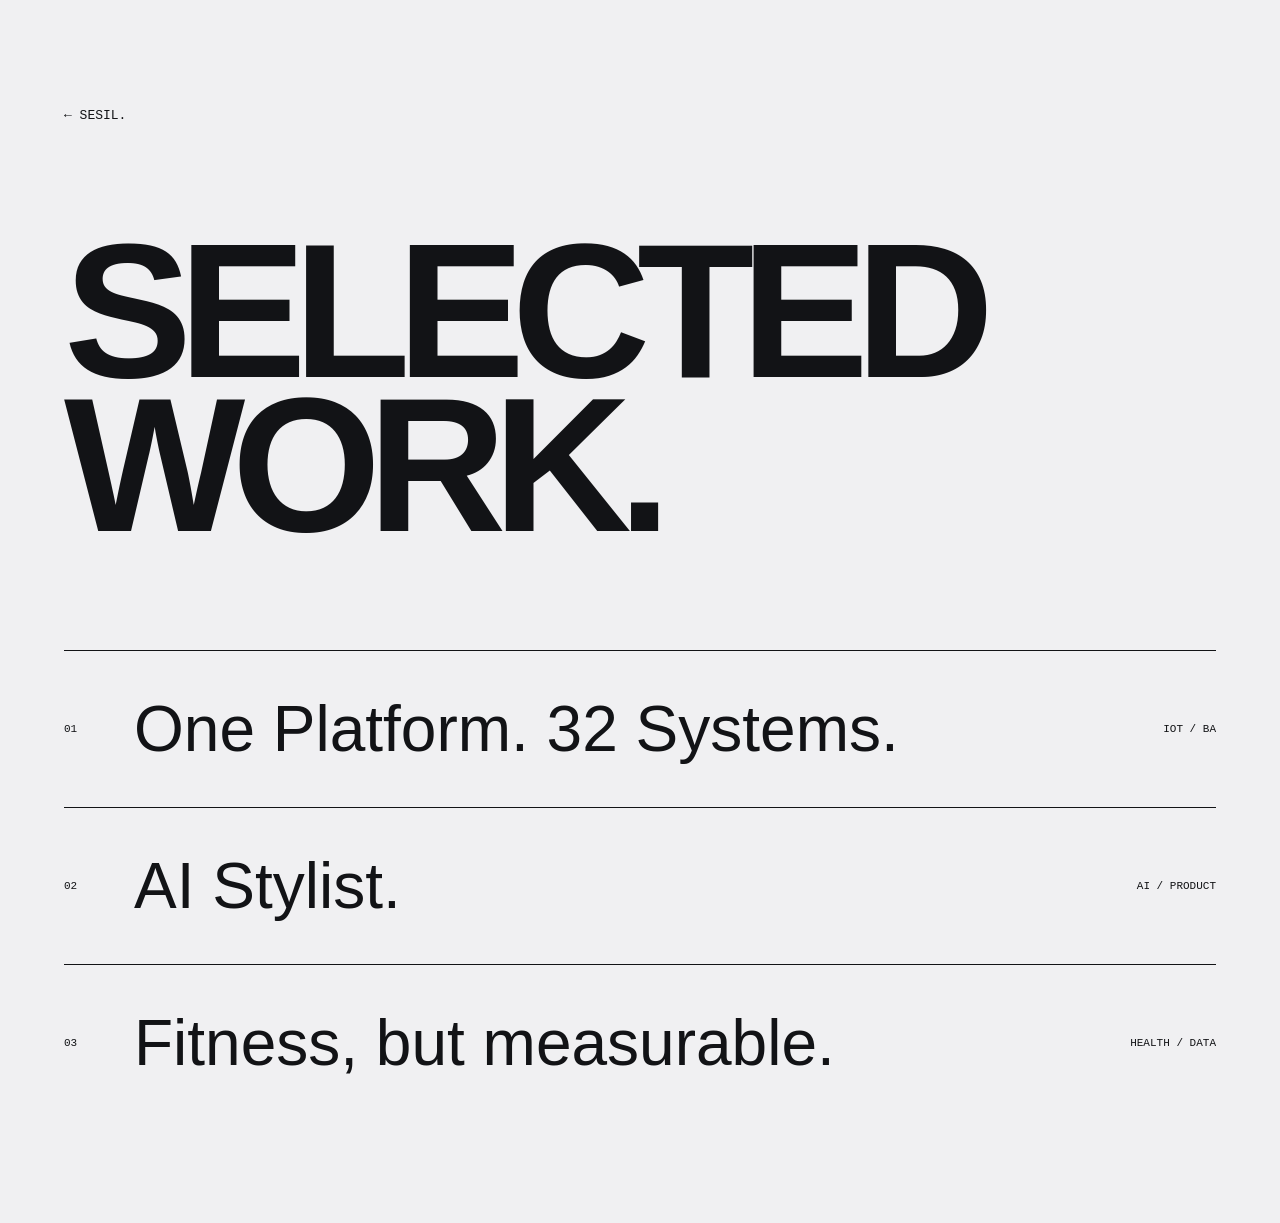
<file: work/index.html>
<!doctype html><html><head><meta charset="utf-8"><meta name="viewport" content="width=device-width,initial-scale=1"><title>Work — Sesil Christian</title><link rel="stylesheet" href="/styles.css"><style>body{padding:8vw 5vw}.back{font-family:monospace}h1{font:800 clamp(80px,15vw,220px)/.8 Syne,sans-serif;letter-spacing:-.07em;margin:12vh 0}.index a{display:grid;grid-template-columns:70px 1fr auto;border-top:1px solid;padding:30px 0;font-size:clamp(25px,5vw,70px);align-items:center}.index small{font:11px monospace}</style></head><body><a class="back" href="/">← SESIL.</a><h1>SELECTED<br>WORK.</h1><div class="index"><a href="/work/one-platform.html"><small>01</small><span>One Platform. 32 Systems.</span><small>IOT / BA</small></a><a href="/work/ai-stylist.html"><small>02</small><span>AI Stylist.</span><small>AI / PRODUCT</small></a><a href="/work/fitness.html"><small>03</small><span>Fitness, but measurable.</span><small>HEALTH / DATA</small></a></div></body></html>
</file>
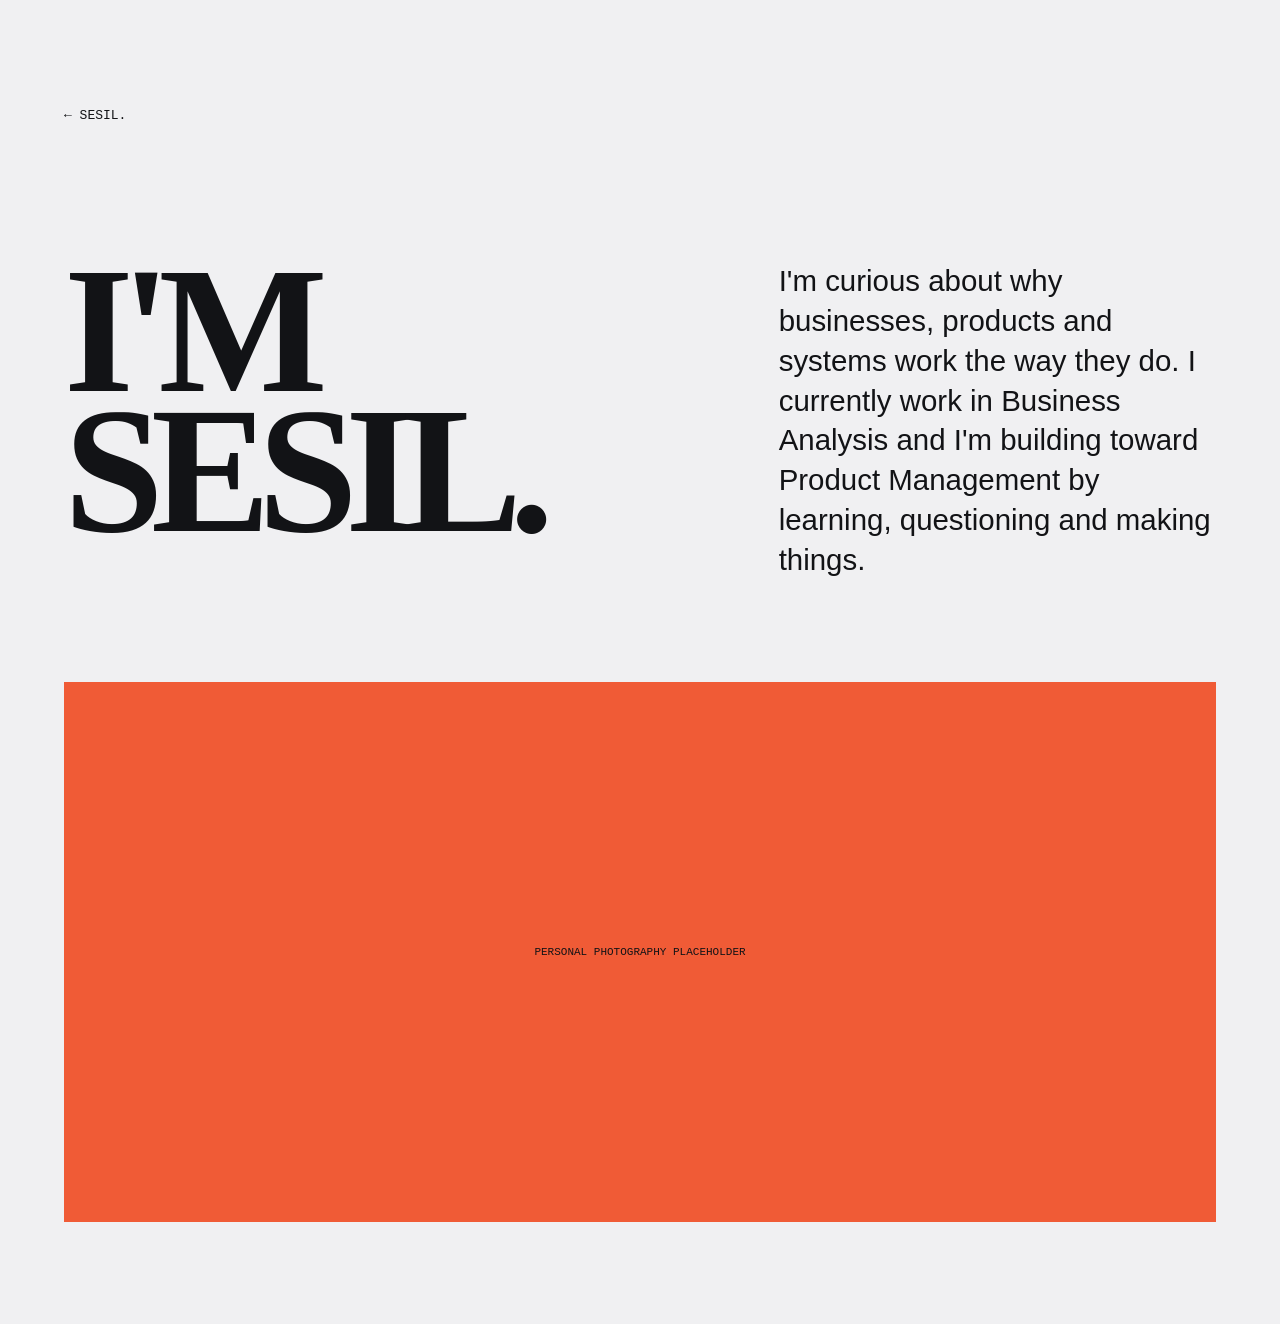
<file: about.html>
<!doctype html><html><head><meta charset="utf-8"><meta name="viewport" content="width=device-width,initial-scale=1"><title>About — Sesil Christian</title><link rel="stylesheet" href="/styles.css"><style>body{padding:8vw 5vw}.back{font-family:monospace}.wrap{display:grid;grid-template-columns:1.4fr 1fr;gap:8vw;margin-top:15vh}h1{font:800 clamp(80px,14vw,200px)/.78 Syne;letter-spacing:-.07em;margin:0}.copy{font-size:clamp(20px,2.3vw,34px);line-height:1.35}.block{height:60vh;background:#f05b36;margin-top:8vw;display:grid;place-items:center;font:11px monospace}@media(max-width:700px){.wrap{grid-template-columns:1fr}}</style></head><body><a class="back" href="/">← SESIL.</a><div class="wrap"><h1>I'M<br>SESIL.</h1><div class="copy">I'm curious about why businesses, products and systems work the way they do. I currently work in Business Analysis and I'm building toward Product Management by learning, questioning and making things.</div></div><div class="block">PERSONAL PHOTOGRAPHY PLACEHOLDER</div></body></html>
</file>
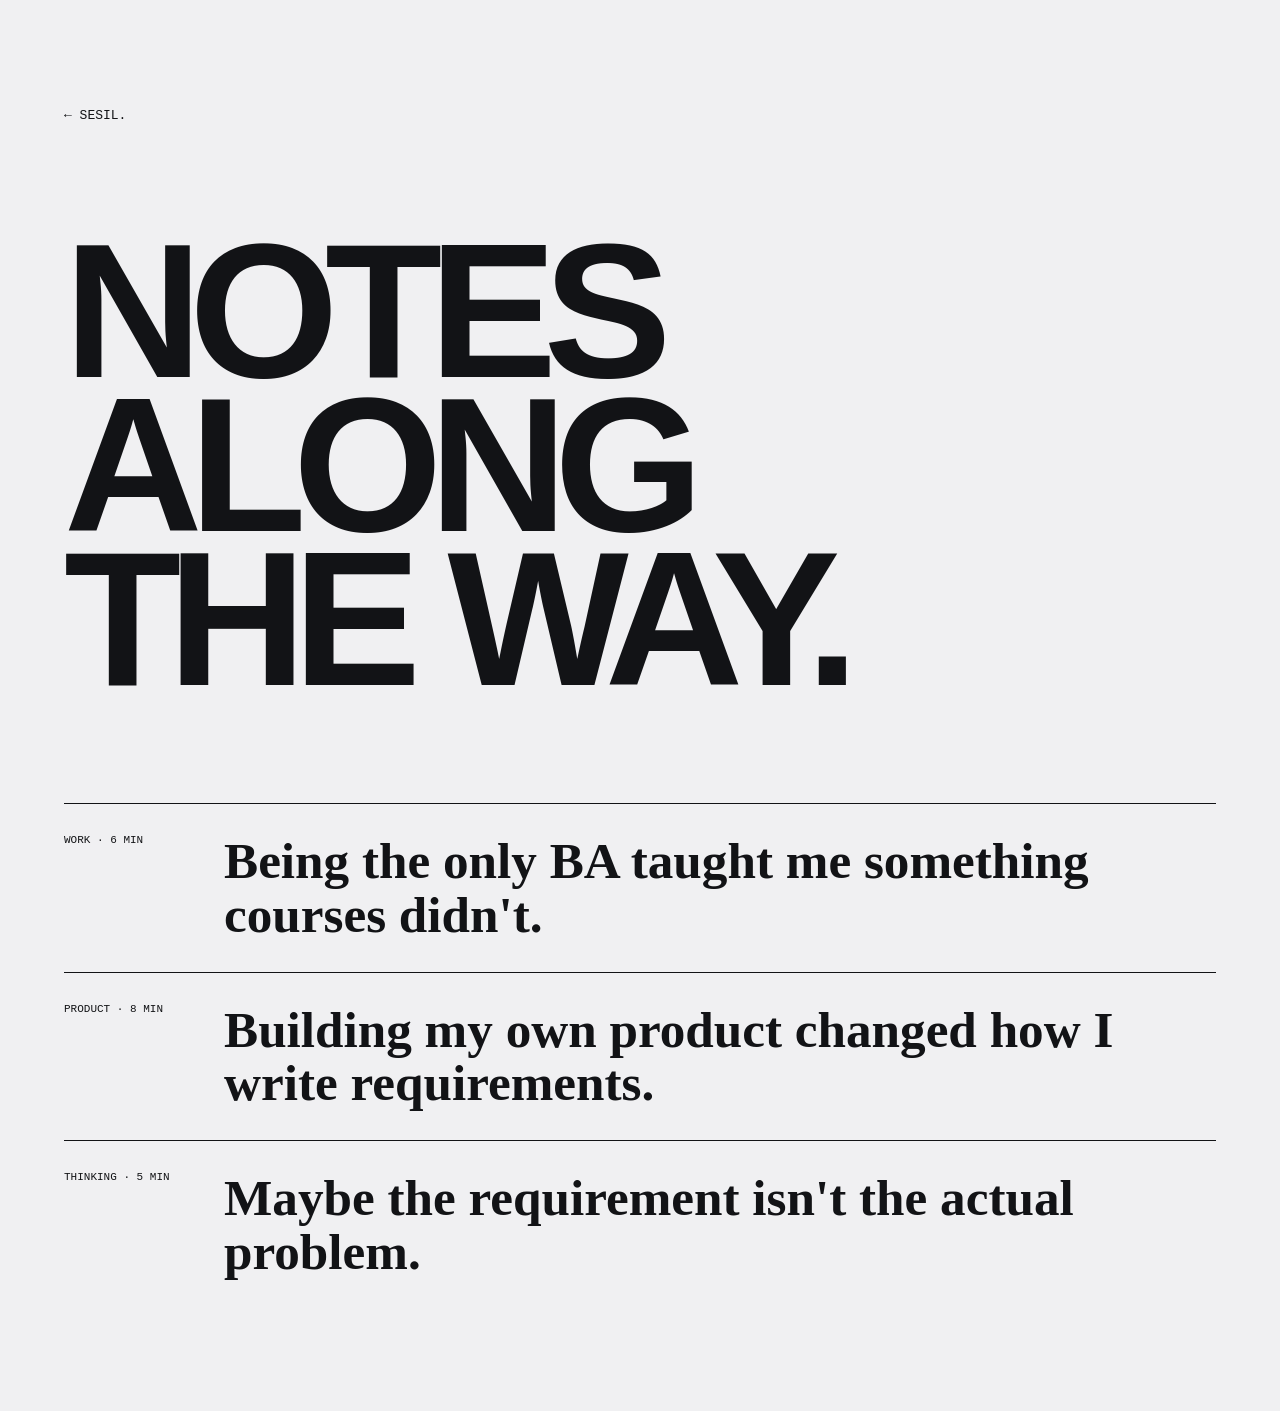
<file: journal.html>
<!doctype html><html><head><meta charset="utf-8"><meta name="viewport" content="width=device-width,initial-scale=1"><title>Journal — Sesil Christian</title><link rel="stylesheet" href="/styles.css"><style>body{padding:8vw 5vw}.back{font-family:monospace}h1{font:800 clamp(80px,15vw,220px)/.8 Syne,sans-serif;letter-spacing:-.07em;margin:12vh 0}.entry{display:grid;grid-template-columns:160px 1fr;border-top:1px solid;padding:30px 0}.entry strong{font:600 clamp(28px,4vw,60px)/1.05 Syne}.entry span{font:11px monospace}</style></head><body><a class="back" href="/">← SESIL.</a><h1>NOTES<br>ALONG<br>THE WAY.</h1><div class="entry"><span>WORK · 6 MIN</span><strong>Being the only BA taught me something courses didn't.</strong></div><div class="entry"><span>PRODUCT · 8 MIN</span><strong>Building my own product changed how I write requirements.</strong></div><div class="entry"><span>THINKING · 5 MIN</span><strong>Maybe the requirement isn't the actual problem.</strong></div></body></html>
</file>
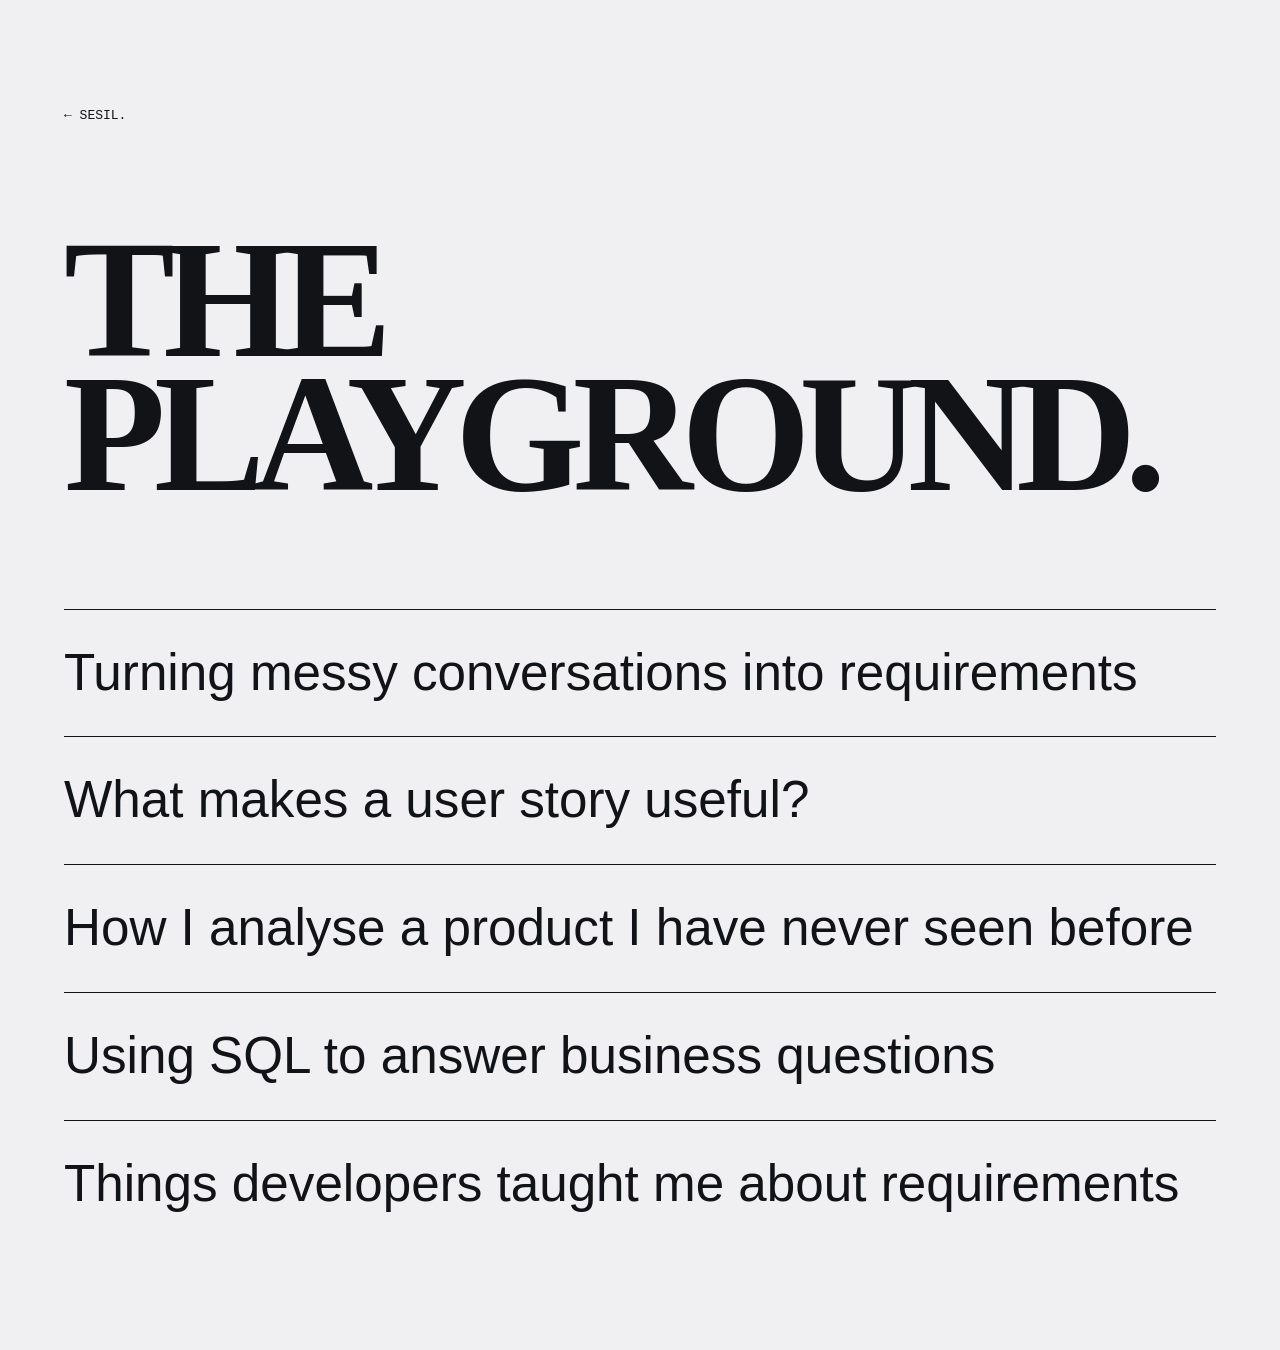
<file: playground.html>
<!doctype html><html><head><meta charset="utf-8"><meta name="viewport" content="width=device-width,initial-scale=1"><title>Playground — Sesil Christian</title><link rel="stylesheet" href="/styles.css"><style>body{padding:8vw 5vw}.back{font-family:monospace}h1{font:800 clamp(70px,13vw,190px)/.8 Syne;letter-spacing:-.07em;margin:12vh 0}.x{border-top:1px solid;padding:25px 0;font-size:clamp(24px,4vw,55px);transition:.2s}.x:hover{background:#d7ff3f;padding-left:20px}</style></head><body><a class="back" href="/">← SESIL.</a><h1>THE<br>PLAYGROUND.</h1><div class="x">Turning messy conversations into requirements</div><div class="x">What makes a user story useful?</div><div class="x">How I analyse a product I have never seen before</div><div class="x">Using SQL to answer business questions</div><div class="x">Things developers taught me about requirements</div></body></html>
</file>
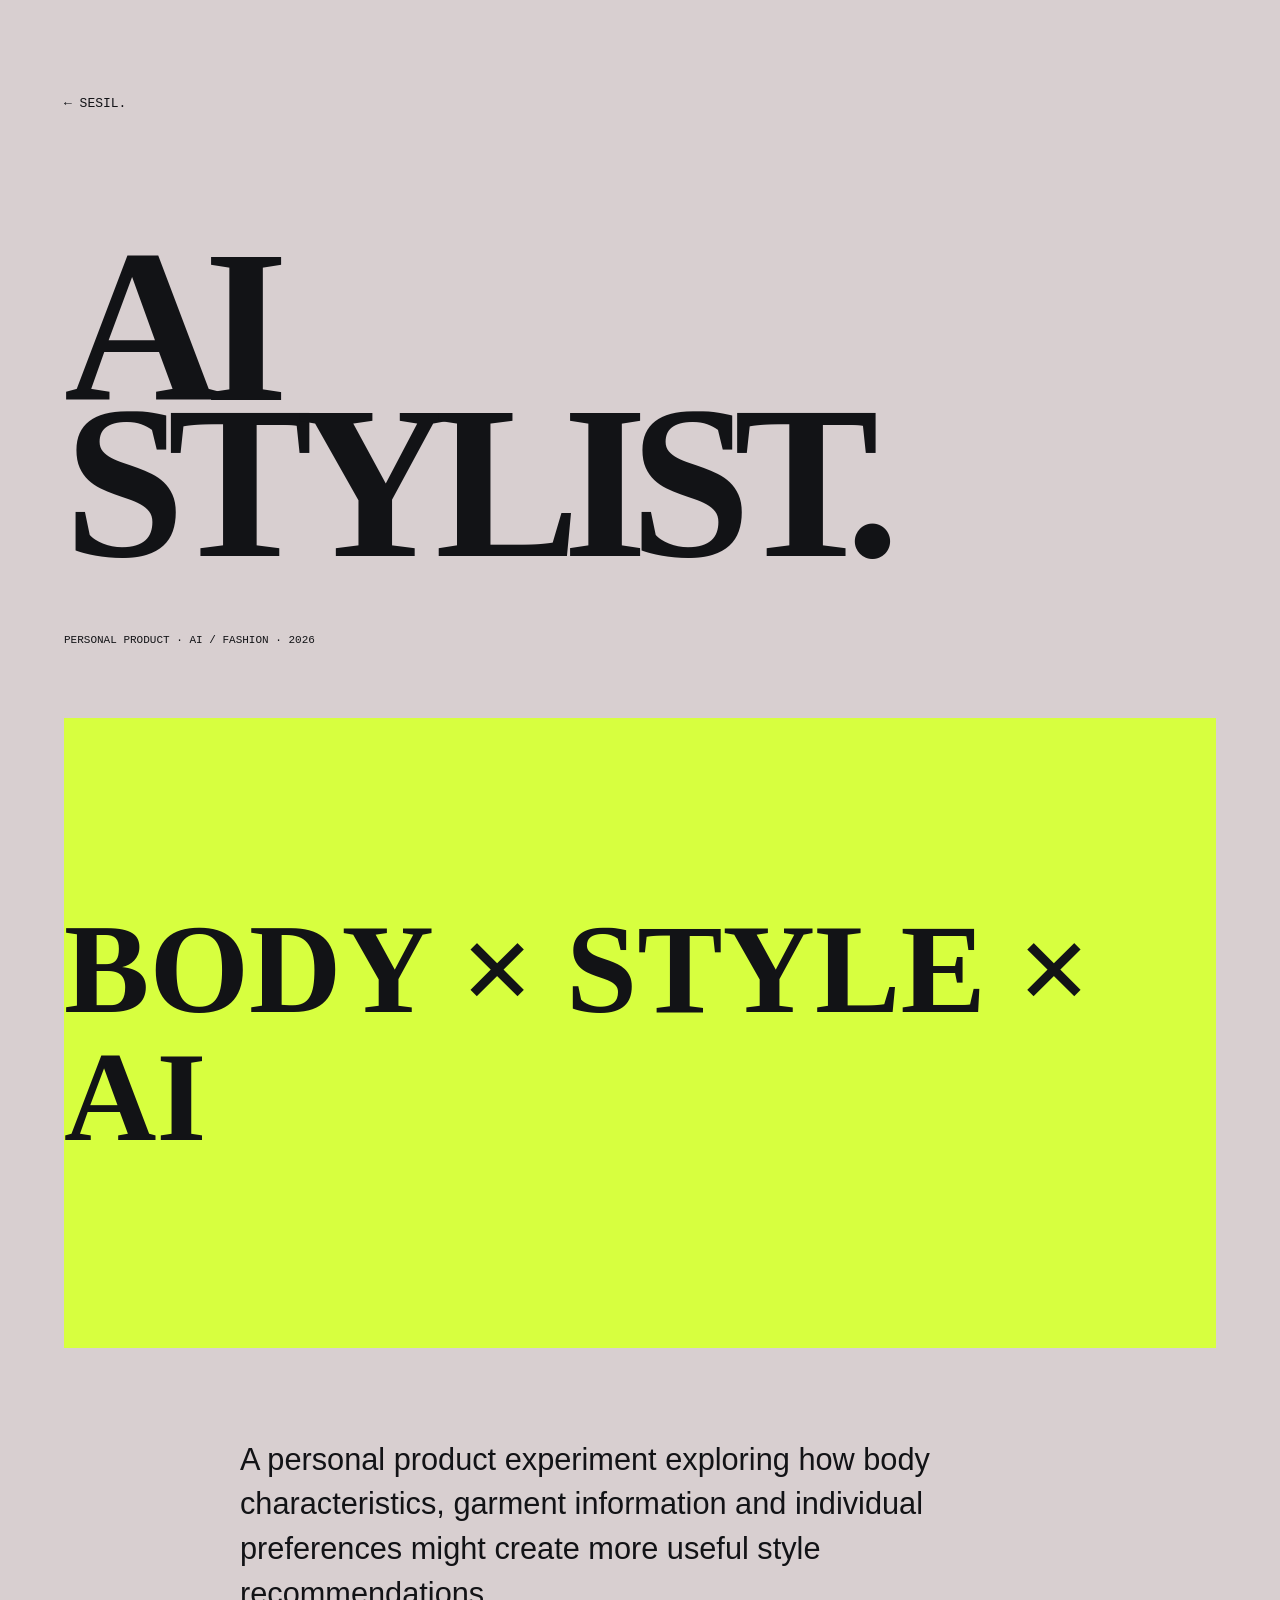
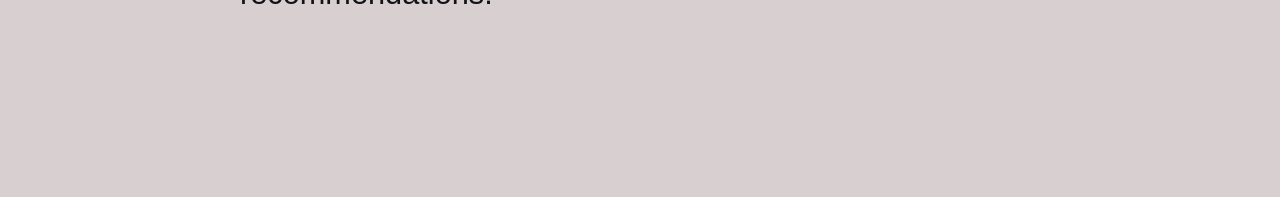
<file: work/ai-stylist.html>
<!doctype html><html><head><meta charset="utf-8"><meta name="viewport" content="width=device-width,initial-scale=1"><title>AI Stylist — Sesil</title><link rel="stylesheet" href="/styles.css"><style>body{padding:7vw 5vw;background:#d8cfd0}.back{font-family:monospace}h1{font:800 clamp(90px,17vw,240px)/.72 Syne;letter-spacing:-.08em;margin:15vh 0 8vh}.meta{font:11px monospace}.visual{height:70vh;background:#d7ff3f;margin:8vh 0;display:grid;place-items:center;font:800 clamp(55px,10vw,140px)/1 Syne}.copy{max-width:800px;font-size:clamp(20px,2.4vw,34px);line-height:1.45;margin:10vh auto}</style></head><body><a class="back" href="/">← SESIL.</a><h1>AI<br>STYLIST.</h1><div class="meta">PERSONAL PRODUCT · AI / FASHION · 2026</div><div class="visual">BODY × STYLE × AI</div><div class="copy">A personal product experiment exploring how body characteristics, garment information and individual preferences might create more useful style recommendations.</div></body></html>
</file>
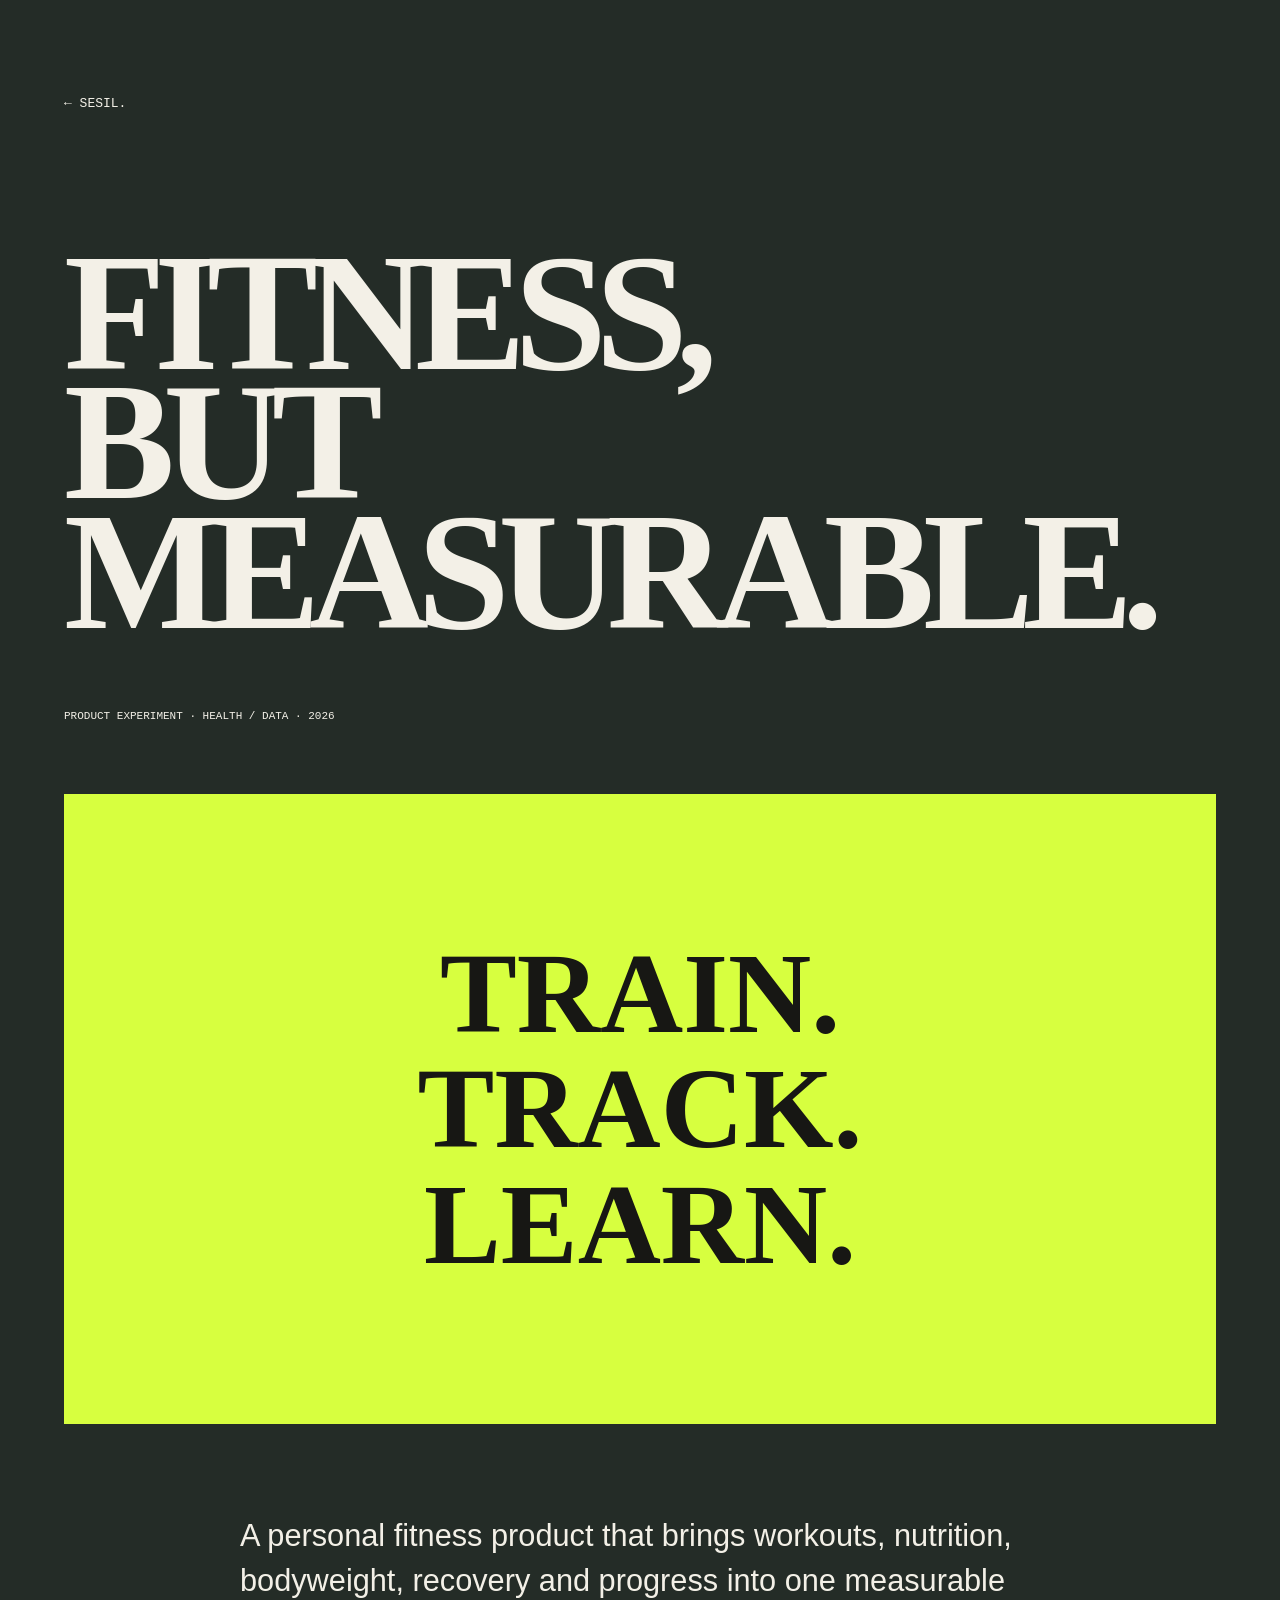
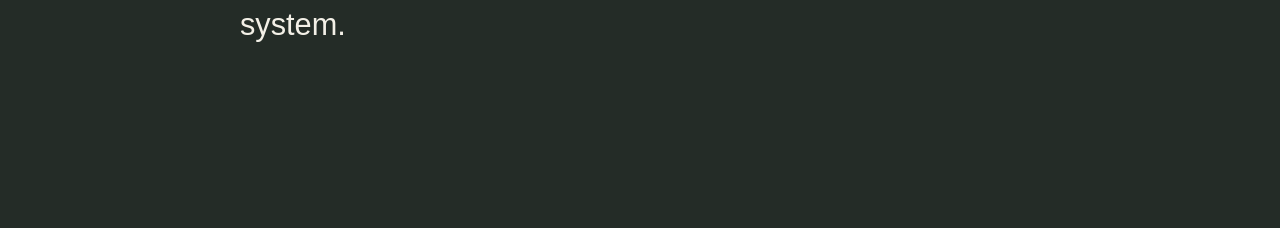
<file: work/fitness.html>
<!doctype html><html><head><meta charset="utf-8"><meta name="viewport" content="width=device-width,initial-scale=1"><title>Fitness, but measurable — Sesil</title><link rel="stylesheet" href="/styles.css"><style>body{padding:7vw 5vw;background:#242c27;color:#f3f0e7}.back{font-family:monospace}h1{font:800 clamp(70px,13vw,190px)/.78 Syne;letter-spacing:-.07em;margin:15vh 0 8vh}.meta{font:11px monospace}.visual{height:70vh;background:#d7ff3f;color:#171714;margin:8vh 0;display:grid;place-items:center;font:800 clamp(50px,9vw,130px)/1 Syne;text-align:center}.copy{max-width:800px;font-size:clamp(20px,2.4vw,34px);line-height:1.45;margin:10vh auto}</style></head><body><a class="back" href="/">← SESIL.</a><h1>FITNESS,<br>BUT MEASURABLE.</h1><div class="meta">PRODUCT EXPERIMENT · HEALTH / DATA · 2026</div><div class="visual">TRAIN.<br>TRACK.<br>LEARN.</div><div class="copy">A personal fitness product that brings workouts, nutrition, bodyweight, recovery and progress into one measurable system.</div></body></html>
</file>
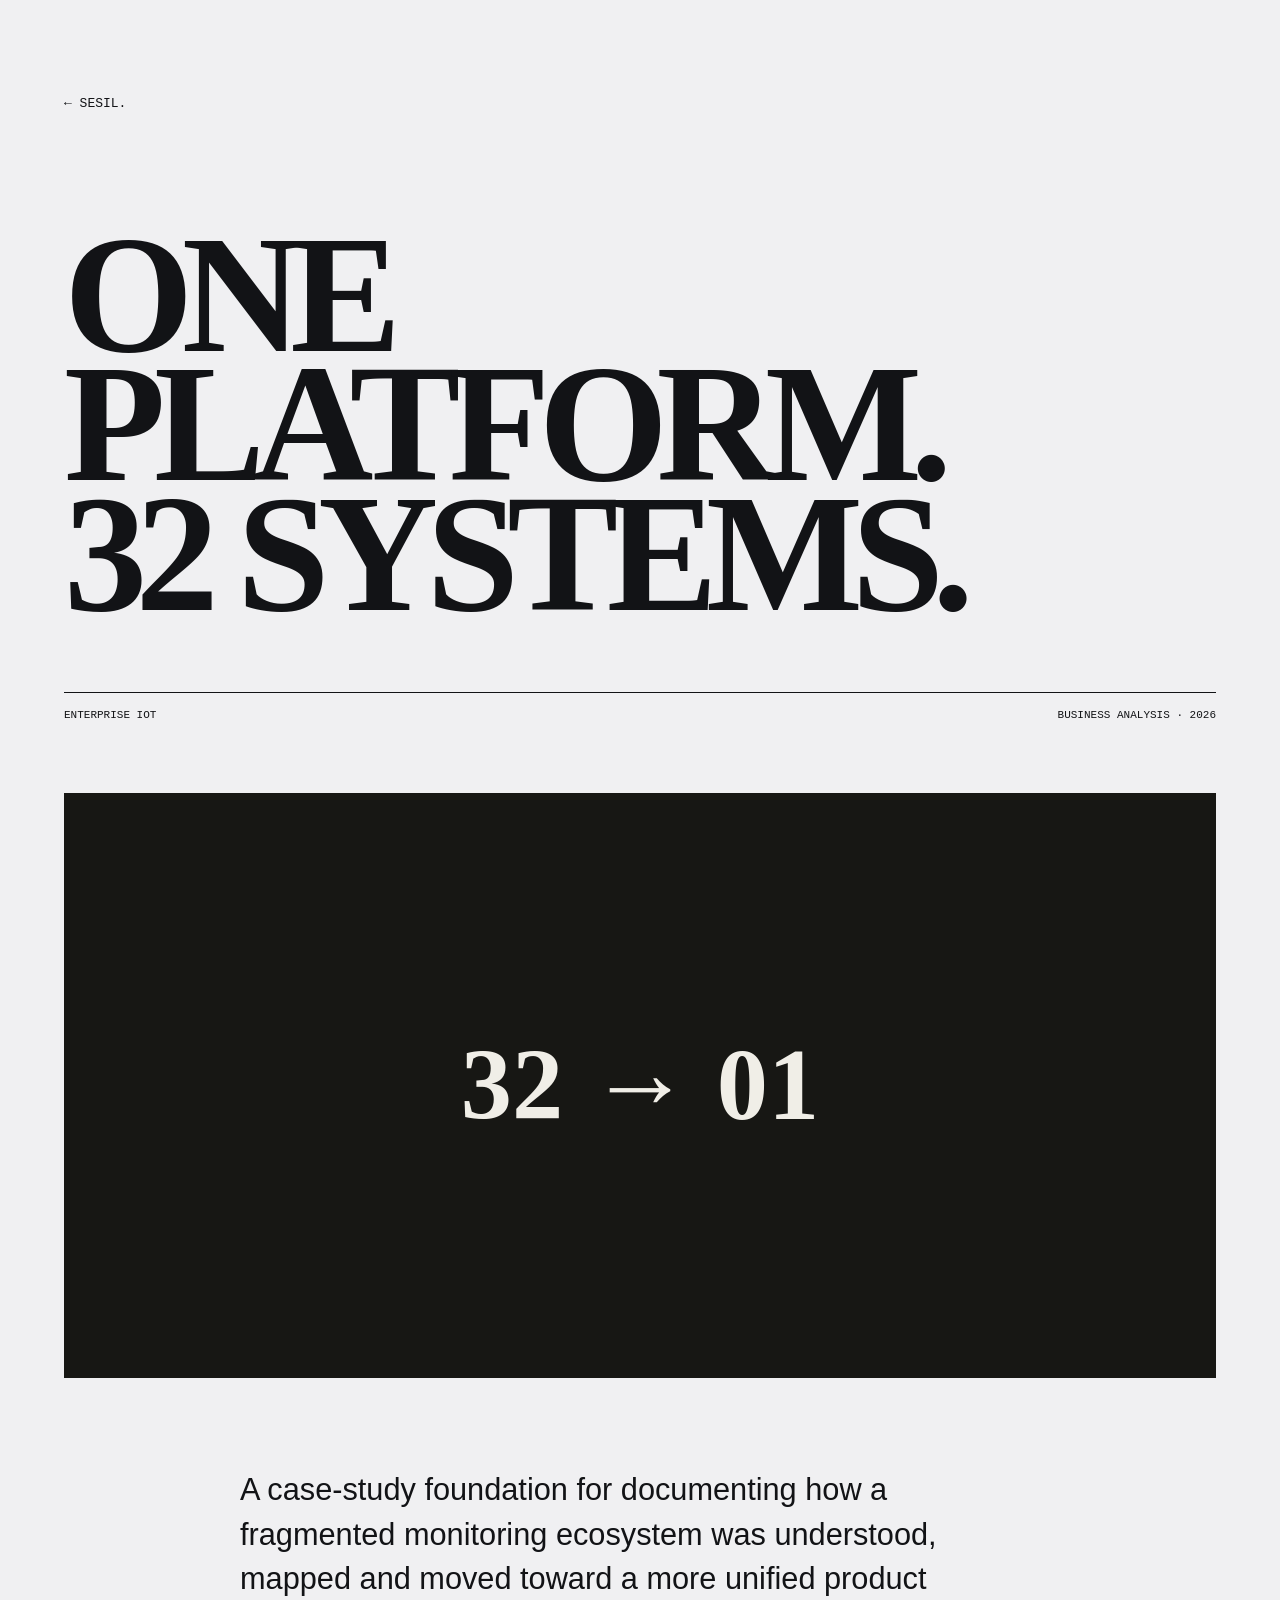
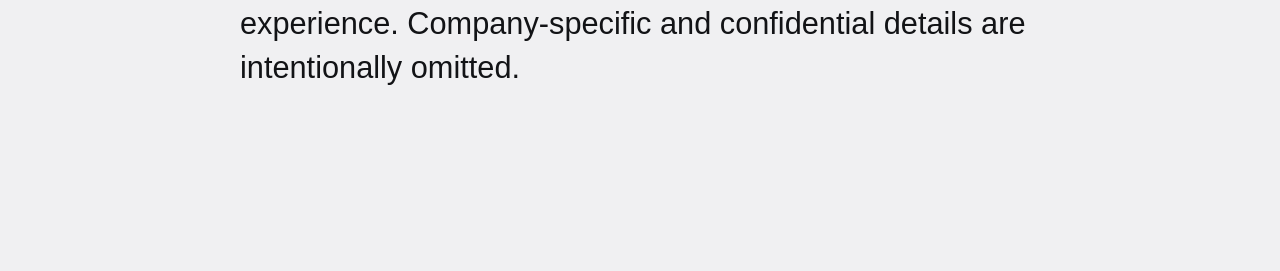
<file: work/one-platform.html>
<!doctype html><html><head><meta charset="utf-8"><meta name="viewport" content="width=device-width,initial-scale=1"><title>One Platform, 32 Systems — Sesil</title><link rel="stylesheet" href="/styles.css"><style>body{padding:7vw 5vw}.back{font-family:monospace}h1{font:800 clamp(70px,13vw,190px)/.78 Syne;letter-spacing:-.07em;margin:13vh 0 8vh}.meta{display:flex;justify-content:space-between;font:11px monospace;border-top:1px solid;padding-top:16px}.visual{height:65vh;background:#171714;color:#f0eee7;margin:8vh 0;display:grid;place-items:center;font:800 clamp(50px,8vw,120px)/1 Syne;text-align:center}.copy{max-width:800px;font-size:clamp(20px,2.4vw,34px);line-height:1.45;margin:10vh auto}</style></head><body><a class="back" href="/">← SESIL.</a><h1>ONE PLATFORM.<br>32 SYSTEMS.</h1><div class="meta"><span>ENTERPRISE IOT</span><span>BUSINESS ANALYSIS · 2026</span></div><div class="visual">32 → 01</div><div class="copy">A case-study foundation for documenting how a fragmented monitoring ecosystem was understood, mapped and moved toward a more unified product experience. Company-specific and confidential details are intentionally omitted.</div></body></html>
</file>
<file: styles.css>
*{box-sizing:border-box}html{scroll-behavior:smooth}body{margin:0;background:#f0f0f2;color:#121316;font-family:'Plus Jakarta Sans',Arial,sans-serif;line-height:1.5}button,input,textarea{font:inherit}button,a{cursor:pointer}a{text-decoration:none;color:inherit}.shell{width:min(1280px,calc(100% - 64px));margin:auto}.top{position:sticky;top:0;z-index:30;padding:16px 0 8px;background:rgba(240,240,242,.82);backdrop-filter:blur(14px)}.nav{height:58px;background:rgba(255,255,255,.94);border:1px solid rgba(0,0,0,.05);border-radius:999px;display:flex;align-items:center;justify-content:space-between;padding:0 20px;box-shadow:0 2px 8px rgba(0,0,0,.03)}.identity{display:flex;align-items:center;gap:12px;font-size:12px;letter-spacing:.03em}.avatar{width:32px;height:32px;border-radius:50%;background:#121316;color:white;display:grid;place-items:center;font-weight:800}.avatar.small{width:24px;height:24px;font-size:11px}.nav nav{display:flex;gap:24px}.nav nav button{border:0;background:none;font-size:10px;font-weight:800;letter-spacing:.09em;color:#737373}.nav nav button:hover{color:#121316}.dark-btn{border:0;border-radius:999px;background:#121316;color:#fff;padding:11px 21px;font-size:12px;font-weight:600;transition:.2s}.dark-btn:hover{background:#000;transform:scale(1.02)}.dark-btn.large{padding:14px 27px}.section{padding:48px 0}.hero{display:grid;grid-template-columns:1fr 1fr;gap:32px;align-items:start}.hero-copy{padding-top:10px}.availability{display:inline-flex;align-items:center;gap:8px;background:#fff;border:1px solid rgba(0,0,0,.1);border-radius:999px;padding:7px 13px;font-size:10px;font-weight:700;letter-spacing:.09em}.availability i{width:8px;height:8px;background:#22c55e;border-radius:50%;box-shadow:0 0 0 4px rgba(34,197,94,.12)}.hero h1{font-size:clamp(42px,4.7vw,65px);line-height:1.08;letter-spacing:-.05em;margin:24px 0 18px}.hero h1 sup{display:inline-grid;place-items:center;width:28px;height:28px;border:1px solid #555;border-radius:50%;font-size:16px;font-weight:400;vertical-align:top;margin-left:4px}.hero-copy>p{font-size:17px;color:#626262;max-width:520px;margin-bottom:28px}.hero-grid{display:grid;grid-template-columns:1fr 1fr;gap:16px}.card{background:#fff;border:1px solid rgba(0,0,0,.05);border-radius:28px;box-shadow:0 2px 8px rgba(0,0,0,.025)}.portrait{position:relative;overflow:hidden;aspect-ratio:4/5;background:#ddd}.portrait img{width:100%;height:100%;object-fit:cover;transition:.5s}.portrait:hover img{transform:scale(1.04)}.badge{position:absolute;background:rgba(255,255,255,.88);backdrop-filter:blur(8px);border-radius:999px;padding:7px 11px;font-size:9px;font-weight:800;left:12px;right:12px;text-align:center}.top-badge{top:12px;right:auto}.rate{bottom:12px;color:#075985;border:1px solid rgba(14,165,233,.2)}.hero-side{display:flex;flex-direction:column;gap:16px}.mini{padding:20px}.mini b{display:block;font-size:17px}.mini span{font-size:10px;color:#999;font-weight:700;text-transform:uppercase;letter-spacing:.08em}.mesh-purple{padding:20px;flex:1;background:radial-gradient(circle at 20% 10%,#e9d5ff,transparent 45%),radial-gradient(circle at 80% 80%,#c4b5fd,transparent 50%),#f5f3ff}.mesh-purple p{font-size:11px;font-weight:700;color:#4c1d95}.tool-grid{display:grid;grid-template-columns:repeat(4,1fr);gap:8px;margin-top:24px}.tool-grid span{aspect-ratio:1;background:rgba(255,255,255,.7);border-radius:12px;display:grid;place-items:center;font:700 9px 'Space Grotesk'}.mission-wrap{padding:24px 0}.mission{background:#0b939d;color:#fff;border-radius:32px;padding:60px}.mission h2{font-size:clamp(27px,3.6vw,50px);line-height:1.18;letter-spacing:-.04em;max-width:950px;margin:0}.brand-row{border-top:1px solid rgba(255,255,255,.25);margin-top:45px;padding-top:30px;display:flex;justify-content:space-between;gap:25px;flex-wrap:wrap;font:700 20px 'Space Grotesk'}.split{display:grid;grid-template-columns:4fr 8fr;gap:32px}.split>div:first-child h2,.heading,.section-title h2{font-size:clamp(31px,3.2vw,44px);line-height:1.1;letter-spacing:-.04em;margin:0}.service-grid{display:grid;grid-template-columns:1fr 1fr;gap:16px}.service{padding:26px;min-height:220px;display:flex;flex-direction:column;justify-content:space-between;transition:.2s}.service:hover{border-color:rgba(0,0,0,.15);transform:translateY(-2px)}.service>div{display:flex;gap:16px}.service .icon{width:40px;height:40px;border-radius:15px;background:#f5f5f5;display:grid;place-items:center;flex:none}.service p{font-size:12px;color:#777;margin:0}.service footer{border-top:1px solid #eee;padding-top:16px;display:flex;align-items:center;gap:8px}.service footer b{font-size:17px}.service footer em{font-style:normal;margin-left:auto;color:#aaa;font-size:13px}.section-title{display:flex;align-items:center;justify-content:space-between;margin-bottom:30px}.filters{display:flex;gap:8px;flex-wrap:wrap}.filters button,.tags span{border:1px solid rgba(0,0,0,.05);background:#fff;border-radius:999px;padding:8px 14px;font-size:9px;font-weight:800}.filters .active{background:#121316;color:#fff}.work-list{display:flex;flex-direction:column;gap:24px}.work-card{display:block;background:#dddde0;border:1px solid rgba(0,0,0,.04);border-radius:32px;padding:28px;transition:.25s}.work-card:hover{background:#d8d8db;transform:translateY(-2px)}.work-meta{display:flex;justify-content:space-between;font-size:10px;font-weight:800;letter-spacing:.07em;margin-bottom:22px}.project-visual{background:#fff;border-radius:18px;overflow:hidden;border:1px solid rgba(0,0,0,.06);box-shadow:0 8px 20px rgba(0,0,0,.05)}.featured-work .project-visual{height:390px}.dashboard{padding:25px;background:#f9fafb}.dash-head{display:flex;justify-content:space-between;font-size:11px}.dash-head b{font-size:24px}.dash-grid{display:grid;grid-template-columns:repeat(3,1fr);gap:12px;margin:35px 0}.dash-grid div{height:75px;border-radius:10px;background:linear-gradient(135deg,#e5e7eb,#cbd5e1)}.dash-chart{height:130px;display:flex;align-items:end;gap:10px}.dash-chart i{flex:1;background:#0b939d;border-radius:5px 5px 0 0;height:45%}.dash-chart i:nth-child(2){height:72%}.dash-chart i:nth-child(3){height:58%}.dash-chart i:nth-child(4){height:90%}.dash-chart i:nth-child(5){height:65%}.dash-chart i:nth-child(6){height:80%}.dash-chart i:nth-child(7){height:54%}.tags{display:flex;gap:7px;margin-top:18px}.tags span{background:#dff3fb;color:#075985}.work-grid{display:grid;grid-template-columns:1fr 1fr;gap:24px}.work-grid .project-visual{height:330px}.stylist{background:#ece8ef;padding:24px;display:flex;gap:18px;align-items:center;justify-content:center}.mobile{width:40%;height:270px;background:#fff;border:5px solid #121316;border-radius:24px;padding:16px;transform:rotate(-4deg)}.mobile.green{background:#c5e8c5;transform:rotate(4deg);display:flex;flex-direction:column;justify-content:center;text-align:center}.mobile.green strong{font-size:52px}.mobile.green span,.mobile small{font-size:8px;font-weight:800}.person{width:45%;height:175px;background:#121316;border-radius:50% 50% 30% 30%;margin:30px auto}.fitness{background:#222b27;color:#fff;padding:25px}.fitness-top{display:flex;justify-content:space-between}.fitness-top strong{color:#9fe870;font-size:28px}.fit-bars{height:180px;display:flex;align-items:end;gap:10px;margin:25px 0}.fit-bars i{flex:1;background:#9fe870;border-radius:5px 5px 0 0;height:35%}.fit-bars i:nth-child(2){height:65%}.fit-bars i:nth-child(3){height:48%}.fit-bars i:nth-child(4){height:80%}.fit-bars i:nth-child(5){height:60%}.fit-bars i:nth-child(6){height:90%}.fit-bars i:nth-child(7){height:70%}.fit-metrics{display:flex;justify-content:space-between;font-size:8px}.docs{padding:24px;display:grid;grid-template-columns:repeat(3,1fr);gap:12px;background:#f7f7f7}.docs div{background:#fff;border:1px solid #e5e5e5;border-radius:14px;padding:20px}.docs small{font-size:8px;color:#0b939d}.docs b{display:block;margin:25px 0 8px}.docs p{font-size:10px;color:#777}.next-project{display:grid;place-items:center;background:radial-gradient(circle at 25% 20%,#ddd6fe,transparent 40%),radial-gradient(circle at 75% 80%,#bae6fd,transparent 45%),#f5f3ff}.next-project span{font-size:48px;font-weight:800;line-height:.9;letter-spacing:-.05em}.experience-grid{display:grid;grid-template-columns:1fr 1fr;gap:24px}.experience-cta,.job{padding:38px;min-height:250px;display:flex;flex-direction:column;justify-content:space-between}.experience-cta h2{font-size:40px;line-height:1.08;letter-spacing:-.04em}.experience-cta button{align-self:flex-start}.job small{color:#999;font-weight:700}.job h3{font-size:20px}.job>b{border-top:1px solid #eee;padding-top:16px;font-size:11px;color:#999}.company-icon,.quote-avatar{width:32px;height:32px;border-radius:11px;background:#f3f3f3;display:inline-grid;place-items:center;font-weight:800;margin-right:8px}.eyebrow{font-size:10px;font-weight:800;letter-spacing:.13em;color:#999;margin-bottom:5px}.testimonial-grid{display:grid;grid-template-columns:repeat(3,1fr);gap:24px;margin-top:30px}.testimonial{padding:30px;display:flex;min-height:300px;flex-direction:column;justify-content:space-between}.testimonial>div{display:flex;justify-content:space-between}.stars{color:#f59e0b;letter-spacing:2px}.result{font-size:9px;font-weight:800;background:#ecfdf5;color:#047857;border-radius:999px;padding:6px 9px}.testimonial p{font-size:14px;font-style:italic;color:#555}.testimonial footer{border-top:1px solid #eee;padding-top:16px;display:flex;align-items:center}.testimonial footer small{display:block;color:#999;font-size:10px}.process-grid{display:grid;grid-template-columns:repeat(4,1fr);gap:22px;margin-top:30px}.process{padding:26px;display:flex;flex-direction:column;justify-content:space-between;min-height:440px}.process>div>span{font-size:31px;font-weight:800;color:#d1d1d1}.process em{float:right;font-style:normal;background:#f5f5f5;border-radius:999px;padding:5px 9px;font-size:9px}.process h3{font-size:19px;margin:20px 0 8px}.process p{font-size:11px;color:#777}.process footer{border-top:1px solid #eee;padding-top:15px}.process footer small{font-size:8px;color:#aaa;font-weight:800}.process ul,.package ul{padding:0;list-style:none;font-size:10px;color:#555;line-height:2}.process li:before,.package li:before{content:'•';color:#0b939d;margin-right:8px}.package-head{display:flex;justify-content:space-between;align-items:end}.package-head>p{max-width:390px;color:#777;font-size:12px}.package-grid{display:grid;grid-template-columns:repeat(3,1fr);gap:24px;margin-top:30px}.package{padding:32px;min-height:500px;position:relative}.package h3{font-size:20px}.package p{font-size:11px;color:#777;min-height:55px}.package strong{display:inline-block;font-size:35px;margin-top:18px}.package small{color:#999}.package ul{border-top:1px solid #eee;margin-top:20px;padding-top:18px}.package button{position:absolute;bottom:30px;left:30px;right:30px;border:0;background:#121316;color:#fff;border-radius:999px;padding:13px;font-size:10px;font-weight:800}.dark-card{background:#121316;color:#fff;border-radius:32px;padding:32px;min-height:500px;position:relative}.dark-card p,.dark-card small{color:#aaa}.dark-card ul{padding:18px 0 0;list-style:none;border-top:1px solid #333;font-size:10px;line-height:2}.dark-card li:before{content:'•';color:#0b939d;margin-right:8px}.dark-card button{position:absolute;bottom:30px;left:30px;right:30px;border:0;background:#fff;color:#121316;border-radius:999px;padding:13px;font-size:10px;font-weight:800}.popular{position:absolute;right:20px;top:20px;background:#0b939d;border-radius:999px;padding:6px 10px;font-size:8px;font-weight:800}.why{padding:45px}.why>div:first-child{max-width:650px}.stats{border-top:1px solid #eee;margin-top:35px;padding-top:28px;display:grid;grid-template-columns:repeat(4,1fr);gap:28px}.stats strong{font-size:44px;color:#0b939d;letter-spacing:-.05em}.stats h3{font-size:14px;margin:4px 0}.stats p{font-size:10px;color:#777}.faq-grid{display:grid;grid-template-columns:4fr 8fr;gap:45px}.faq-grid>div:first-child>p{font-size:12px;color:#777}.accordion{display:flex;flex-direction:column;gap:12px}.faq{padding:0 22px;border-radius:18px}.faq button{width:100%;display:flex;justify-content:space-between;align-items:center;background:none;border:0;padding:20px 0;font-size:13px;font-weight:800;text-align:left}.faq button span{width:30px;height:30px;background:#f3f3f3;border-radius:50%;display:grid;place-items:center}.faq p{display:none;border-top:1px solid #eee;margin:0;padding:16px 0 20px;color:#666;font-size:12px}.faq.open p{display:block}.faq.open button span{background:#0b939d;color:#fff;transform:rotate(180deg)}.contact{border-radius:36px;padding:60px;background:radial-gradient(circle at 10% 10%,#ddd6fe,transparent 40%),radial-gradient(circle at 90% 80%,#bae6fd,transparent 45%),#f5f3ff;border:1px solid #ddd6fe}.contact-head{text-align:center;max-width:680px;margin:auto}.contact h2{font-size:clamp(32px,4vw,50px);line-height:1.1;letter-spacing:-.04em}.contact-head p{font-size:12px;color:#666}.contact form{max-width:570px;margin:35px auto 0}.contact form>div{display:grid;grid-template-columns:1fr 1fr;gap:14px}.contact input,.contact textarea{width:100%;border:1px solid rgba(255,255,255,.8);background:rgba(255,255,255,.72);border-radius:16px;padding:14px 18px;outline:0}.contact textarea{margin:14px 0;resize:none}.contact form button{width:100%}.footer{padding:30px 0 50px}.footer-grid{display:grid;grid-template-columns:5fr 7fr;gap:24px}.connect{padding:45px;min-height:330px}.connect h2{font-size:48px;line-height:1.05;letter-spacing:-.05em}.connect a{font-size:11px;font-weight:800}.social{background:#0b939d;border-radius:32px;min-height:330px;display:grid;place-items:center}.social>div{display:flex;flex-wrap:wrap;gap:10px;max-width:450px;justify-content:center}.social span,.social a{border:1px solid rgba(255,255,255,.25);background:rgba(255,255,255,.12);color:#fff;border-radius:999px;padding:12px 18px;font-size:10px;font-weight:800}.social span{background:rgba(255,255,255,.22)}.footer-bar{margin-top:22px;background:#fff;border:1px solid rgba(0,0,0,.05);border-radius:999px;padding:10px 18px;display:flex;align-items:center;justify-content:space-between;font-size:10px;color:#777}.reveal{opacity:0;transform:translateY(14px);transition:.55s ease}.reveal.visible{opacity:1;transform:none}@media(max-width:900px){.shell{width:min(100% - 32px,1280px)}.nav nav{display:none}.hero{grid-template-columns:1fr}.split,.faq-grid{grid-template-columns:1fr}.process-grid{grid-template-columns:1fr 1fr}.testimonial-grid,.package-grid{grid-template-columns:1fr}.stats{grid-template-columns:1fr 1fr}.work-grid{grid-template-columns:1fr}.footer-grid{grid-template-columns:1fr}}@media(max-width:600px){.shell{width:calc(100% - 24px)}.top{padding-top:10px}.nav{padding:0 12px}.identity b{font-size:10px}.nav>.dark-btn{padding:10px 14px}.section{padding:34px 0}.hero-grid{grid-template-columns:1fr}.hero-side{display:grid;grid-template-columns:1fr}.portrait{aspect-ratio:4/4.5}.mission{padding:34px 25px}.brand-row{gap:15px;font-size:15px}.service-grid,.experience-grid,.process-grid{grid-template-columns:1fr}.section-title,.package-head{align-items:flex-start;flex-direction:column;gap:20px}.featured-work .project-visual{height:300px}.work-grid .project-visual{height:300px}.work-card{padding:18px}.docs{grid-template-columns:1fr}.stats{grid-template-columns:1fr}.contact{padding:38px 20px}.contact form>div{grid-template-columns:1fr}.footer-bar{border-radius:25px;gap:10px;flex-wrap:wrap}.connect h2{font-size:40px}}@media(prefers-reduced-motion:reduce){html{scroll-behavior:auto}.reveal{opacity:1;transform:none;transition:none}}
</file>
